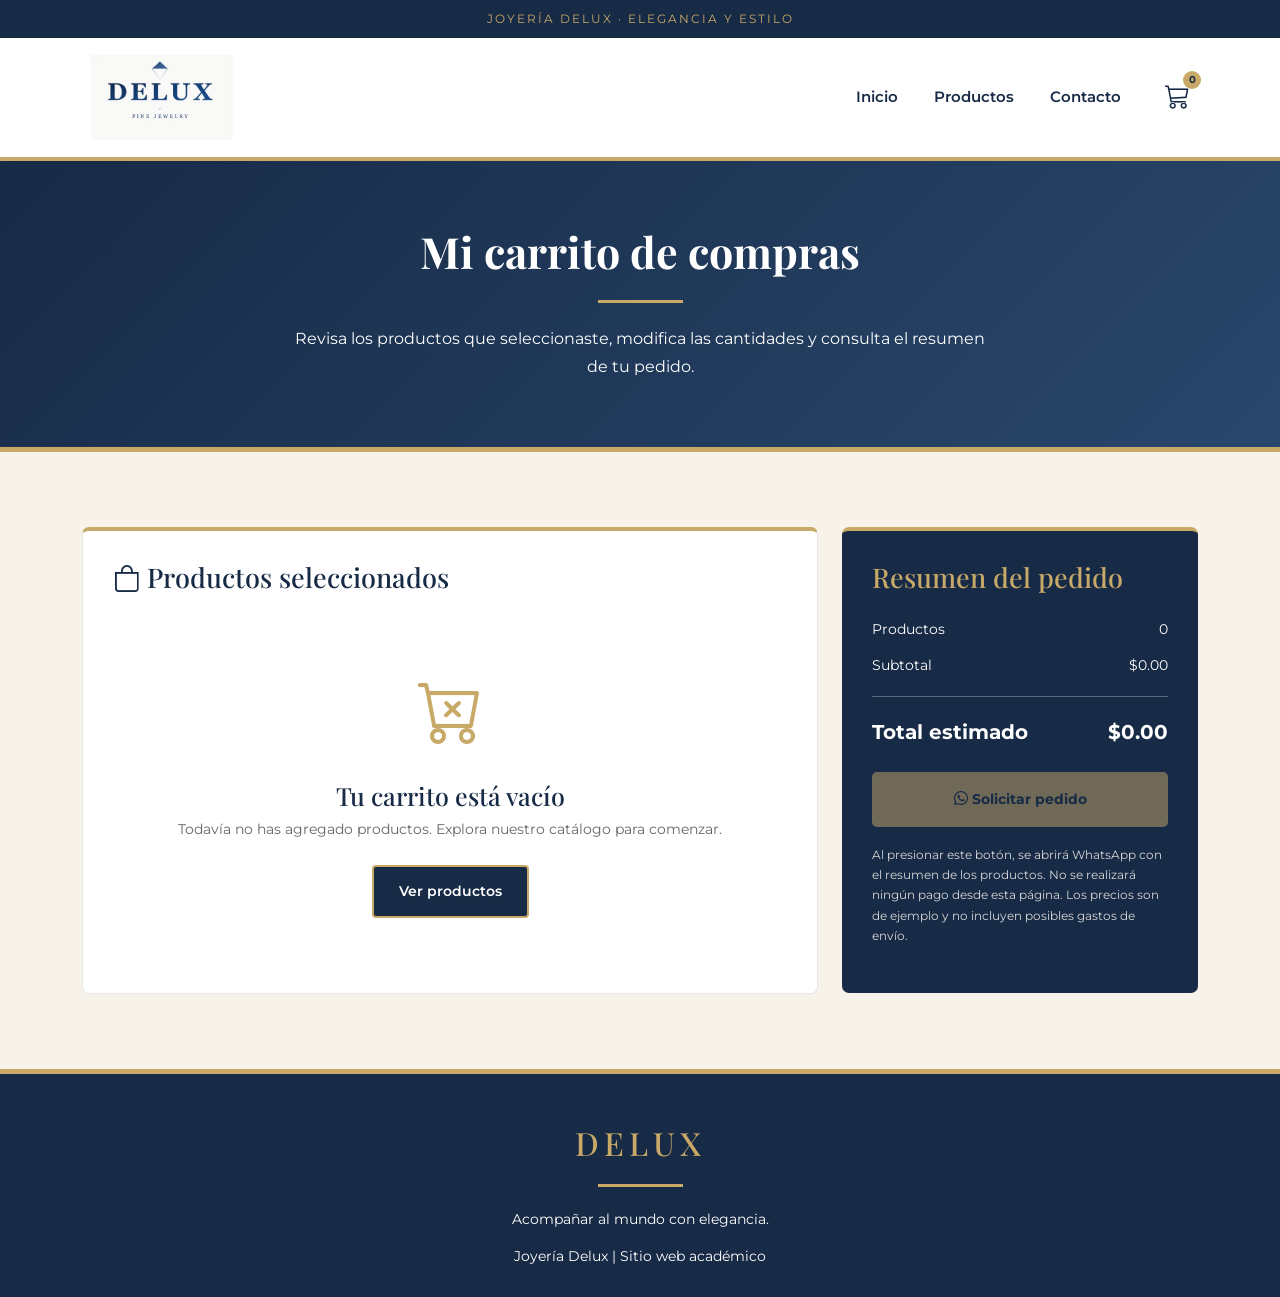
<file: carrito.html>
<!DOCTYPE html>
<html lang="es">

<head>
    <meta charset="UTF-8">
    <meta name="viewport" content="width=device-width, initial-scale=1.0">

    <title>Carrito de compras | Joyería Delux</title>

    <!-- BOOTSTRAP 5 -->
    <link
        href="https://cdn.jsdelivr.net/npm/bootstrap@5.3.3/dist/css/bootstrap.min.css"
        rel="stylesheet"
    >
    <link rel="stylesheet" href="css/styles.css">


    <!-- ICONOS -->
    <link
        href="https://cdn.jsdelivr.net/npm/bootstrap-icons@1.11.3/font/bootstrap-icons.min.css"
        rel="stylesheet"
    >

    <!-- TIPOGRAFÍAS -->
    <link
        href="https://fonts.googleapis.com/css2?family=Montserrat:wght@300;400;500;600;700&family=Playfair+Display:wght@400;600;700&display=swap"
        rel="stylesheet"
    >
</head>

<body data-page="carrito">

    <!-- BARRA SUPERIOR -->
    <div class="barra-superior">
        JOYERÍA DELUX · ELEGANCIA Y ESTILO
    </div>

    <!-- ============================== -->
    <!-- MENÚ DE NAVEGACIÓN             -->
    <!-- ============================== -->

    <header>

        <nav class="navbar navbar-expand-lg">

            <div class="container">

                <!-- LOGOTIPO -->
                <a class="navbar-brand" href="index.html">

                    <img
                        src="img/logo-delux.png"
                        alt="Logotipo de Joyería Delux"
                        class="logo"
                    >

                </a>

                <!-- MENÚ MÓVIL -->
                <button
                    class="navbar-toggler"
                    type="button"
                    data-bs-toggle="collapse"
                    data-bs-target="#menuPrincipal"
                    aria-controls="menuPrincipal"
                    aria-expanded="false"
                    aria-label="Abrir menú"
                >
                    <span class="navbar-toggler-icon"></span>
                </button>

                <!-- ENLACES -->
                <div
                    class="collapse navbar-collapse"
                    id="menuPrincipal"
                >

                    <ul class="navbar-nav ms-auto align-items-lg-center">

                        <li class="nav-item">
                            <a class="nav-link" href="index.html">
                                Inicio
                            </a>
                        </li>

                        <li class="nav-item">
                            <a class="nav-link" href="productos.html">
                                Productos
                            </a>
                        </li>

                        <li class="nav-item">
                            <a class="nav-link" href="contacto.html">
                                Contacto
                            </a>
                        </li>

                        <!-- CARRITO -->
                        <li class="nav-item">

                            <a
                                class="carrito-enlace"
                                href="carrito.html"
                                aria-label="Ver carrito de compras"
                                title="Carrito de compras"
                            >

                                <i
                                    class="bi bi-cart3"
                                    aria-hidden="true"
                                ></i>

                                <span
                                    class="carrito-contador"
                                    id="contadorCarrito"
                                >
                                    0
                                </span>

                            </a>

                        </li>

                    </ul>

                </div>

            </div>

        </nav>

    </header>

    <!-- ============================== -->
    <!-- CONTENIDO PRINCIPAL            -->
    <!-- ============================== -->

    <main>

        <!-- ENCABEZADO -->
        <section class="encabezado-carrito">

            <div class="container">

                <h1>
                    Mi carrito de compras
                </h1>

                <div class="linea-dorada"></div>

                <p>
                    Revisa los productos que seleccionaste,
                    modifica las cantidades y consulta
                    el resumen de tu pedido.
                </p>

            </div>

        </section>

        <!-- CARRITO -->
        <section class="seccion-carrito">

            <div class="container">

                <div class="row g-4">

                    <!-- PRODUCTOS AGREGADOS -->
                    <div class="col-lg-8">

                        <div class="panel-carrito">

                            <h2>
                                <i class="bi bi-bag"></i>
                                Productos seleccionados
                            </h2>

                            <!-- AQUÍ APARECERÁN LOS PRODUCTOS -->
                            <div id="contenedorCarrito"></div>

                            <!-- BOTONES -->
                            <div
                                class="acciones-carrito"
                                id="accionesCarrito"
                            >

                                <a
                                    href="productos.html"
                                    class="btn-delux"
                                >
                                    <i class="bi bi-arrow-left"></i>
                                    Seguir comprando
                                </a>

                                <button
                                    class="btn-vaciar"
                                    id="vaciarCarrito"
                                    type="button"
                                >
                                    <i class="bi bi-trash"></i>
                                    Vaciar carrito
                                </button>

                            </div>

                        </div>

                    </div>

                    <!-- RESUMEN -->
                    <div class="col-lg-4">

                        <aside class="resumen">

                            <h2>
                                Resumen del pedido
                            </h2>

                            <div class="fila-resumen">

                                <span>Productos</span>

                                <span id="cantidadProductos">
                                    0
                                </span>

                            </div>

                            <div class="fila-resumen">

                                <span>Subtotal</span>

                                <span id="subtotalPedido">
                                    $0.00 MXN
                                </span>

                            </div>

                            <div class="fila-resumen total-resumen">

                                <span>Total estimado</span>

                                <span id="totalPedido">
                                    $0.00 MXN
                                </span>

                            </div>

                            <!-- SOLICITAR PEDIDO -->
                            <button
                                class="btn-pedido"
                                id="enviarPedido"
                                type="button"
                                disabled
                            >

                                <i class="bi bi-whatsapp"></i>
                                Solicitar pedido

                            </button>

                            <p class="aviso-pedido">
                                Al presionar este botón,
                                se abrirá WhatsApp con
                                el resumen de los productos.
                                No se realizará ningún pago
                                desde esta página.
                                Los precios son de ejemplo
                                y no incluyen posibles
                                gastos de envío.
                            </p>

                        </aside>

                    </div>

                </div>

            </div>

        </section>

    </main>

    <!-- ============================== -->
    <!-- PIE DE PÁGINA                  -->
    <!-- ============================== -->

    <footer class="footer-delux">

        <div class="container">

            <h2>DELUX</h2>

            <div class="linea-dorada"></div>

            <p>
                Acompañar al mundo con elegancia.
            </p>

            <p class="small mb-0">
                Joyería Delux | Sitio web académico
            </p>

        </div>

    </footer>

    <!-- JAVASCRIPT DE BOOTSTRAP -->
    <script
        src="https://cdn.jsdelivr.net/npm/bootstrap@5.3.3/dist/js/bootstrap.bundle.min.js"
    ></script>

    <!-- ============================== -->
    <!-- JAVASCRIPT DEL CARRITO         -->
    <!-- ============================== -->

    

    <script src="js/script.js"></script>
</body>
</html>
</file>
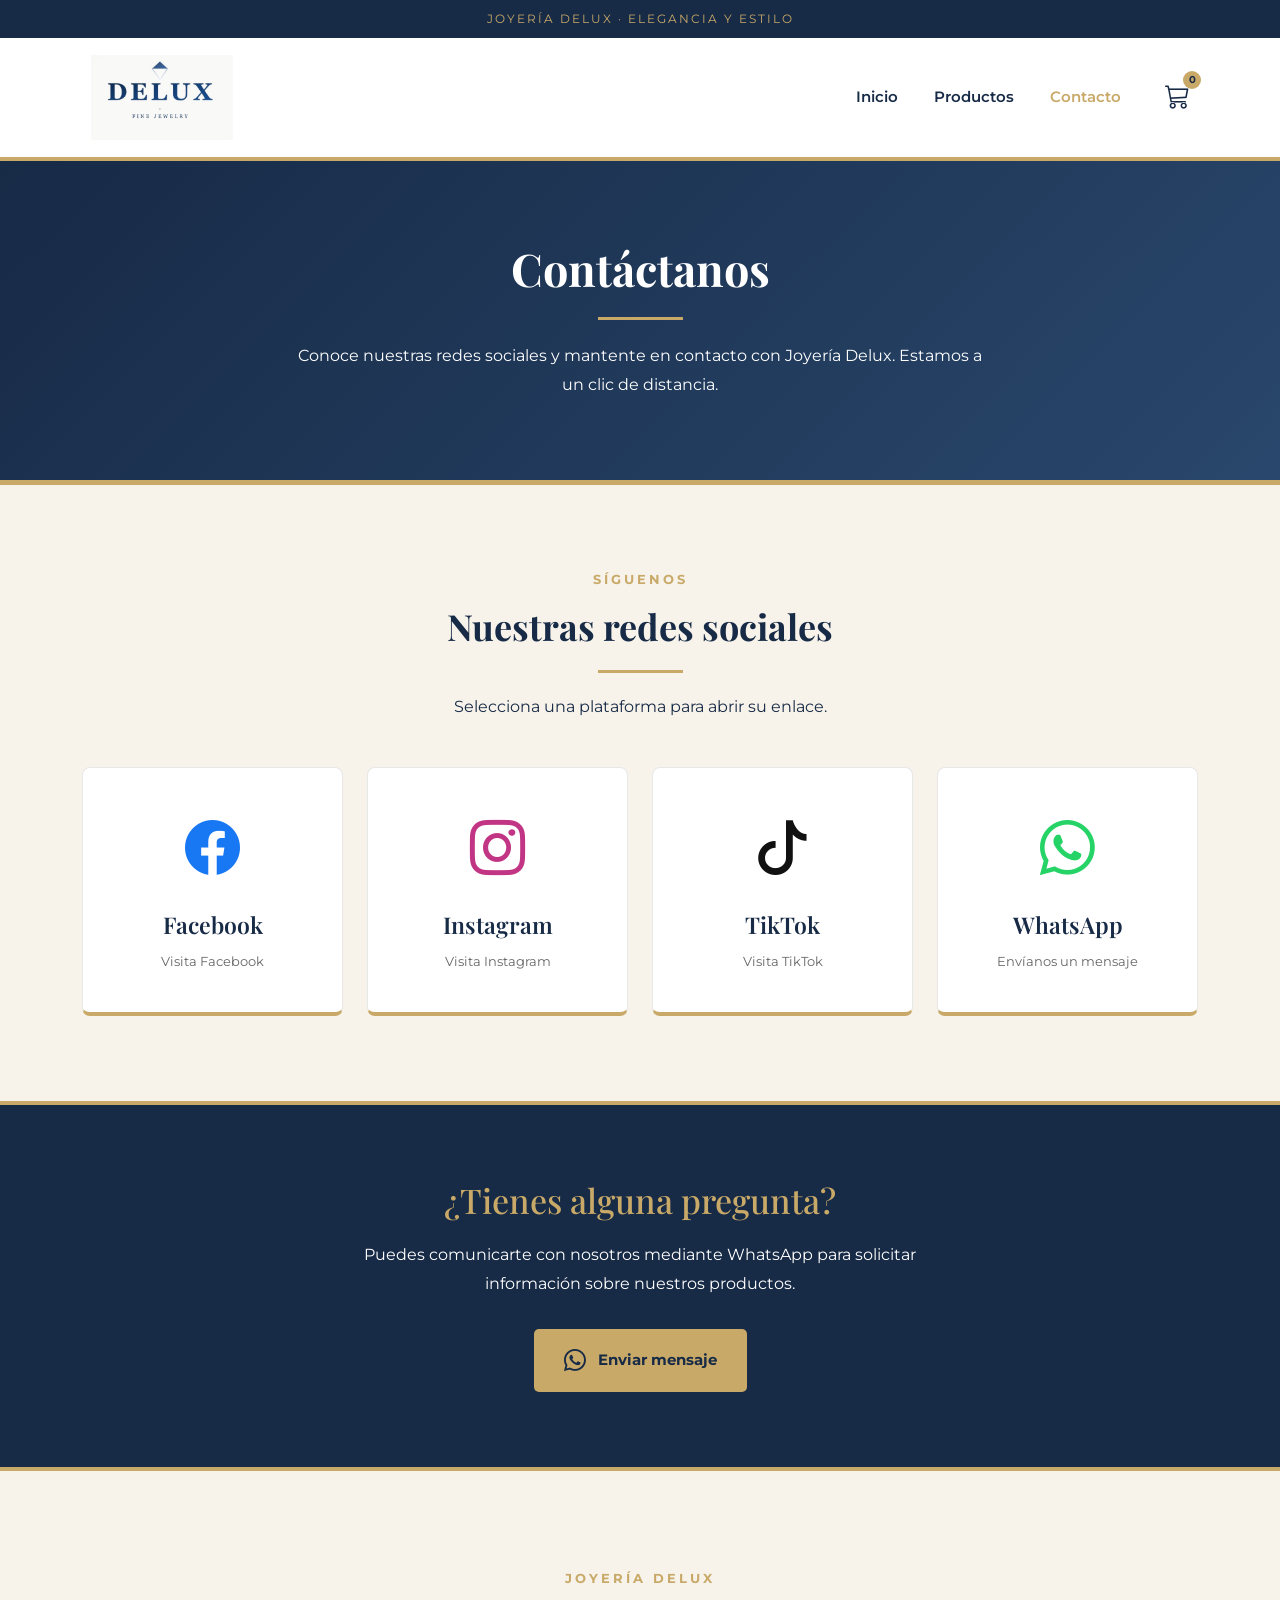
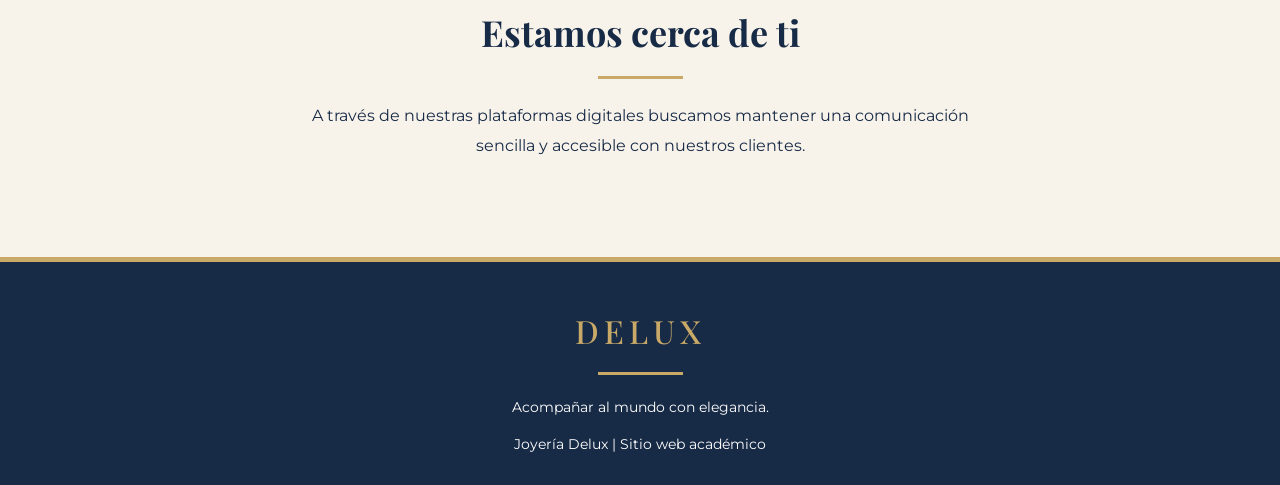
<file: contacto.html>
<!DOCTYPE html>
<html lang="es">

<head>
    <meta charset="UTF-8">
    <meta name="viewport" content="width=device-width, initial-scale=1.0">

    <title>Contacto | Joyería Delux</title>

    <!-- BOOTSTRAP 5 -->
    <link
        href="https://cdn.jsdelivr.net/npm/bootstrap@5.3.3/dist/css/bootstrap.min.css"
        rel="stylesheet"
    >
    <link rel="stylesheet" href="css/styles.css">


    <!-- ICONOS DE BOOTSTRAP -->
    <link
        href="https://cdn.jsdelivr.net/npm/bootstrap-icons@1.11.3/font/bootstrap-icons.min.css"
        rel="stylesheet"
    >

    <!-- TIPOGRAFÍAS -->
    <link
        href="https://fonts.googleapis.com/css2?family=Montserrat:wght@300;400;500;600;700&family=Playfair+Display:wght@400;600;700&display=swap"
        rel="stylesheet"
    >
</head>

<body data-page="contacto">

    <!-- ============================== -->
    <!-- BARRA SUPERIOR                 -->
    <!-- ============================== -->

    <div class="barra-superior">
        JOYERÍA DELUX · ELEGANCIA Y ESTILO
    </div>

    <!-- ============================== -->
    <!-- MENÚ DE NAVEGACIÓN             -->
    <!-- ============================== -->

    <header>

        <nav class="navbar navbar-expand-lg">

            <div class="container">

                <!-- LOGOTIPO -->
                <a class="navbar-brand" href="index.html">

                    <img
                        src="img/logo-delux.png"
                        alt="Logotipo de Joyería Delux"
                        class="logo"
                    >

                </a>

                <!-- MENÚ MÓVIL -->
                <button
                    class="navbar-toggler"
                    type="button"
                    data-bs-toggle="collapse"
                    data-bs-target="#menuPrincipal"
                    aria-controls="menuPrincipal"
                    aria-expanded="false"
                    aria-label="Abrir menú"
                >
                    <span class="navbar-toggler-icon"></span>
                </button>

                <!-- ENLACES -->
                <div
                    class="collapse navbar-collapse"
                    id="menuPrincipal"
                >

                    <ul class="navbar-nav ms-auto align-items-lg-center">

                        <li class="nav-item">

                            <a
                                class="nav-link"
                                href="index.html"
                            >
                                Inicio
                            </a>

                        </li>

                        <li class="nav-item">

                            <a
                                class="nav-link"
                                href="productos.html"
                            >
                                Productos
                            </a>

                        </li>

                        <li class="nav-item">

                            <a
                                class="nav-link active"
                                aria-current="page"
                                href="contacto.html"
                            >
                                Contacto
                            </a>

                        </li>

                        <!-- CARRITO -->
                        <li class="nav-item">

                            <a
                                class="carrito-enlace"
                                href="carrito.html"
                                aria-label="Ver carrito de compras"
                                title="Carrito de compras"
                            >

                                <i
                                    class="bi bi-cart3"
                                    aria-hidden="true"
                                ></i>

                                <span
                                    class="carrito-contador"
                                    id="contadorCarrito"
                                >
                                    0
                                </span>

                            </a>

                        </li>

                    </ul>

                </div>

            </div>

        </nav>

    </header>

    <!-- ============================== -->
    <!-- CONTENIDO PRINCIPAL            -->
    <!-- ============================== -->

    <main>

        <!-- ENCABEZADO -->
        <section class="encabezado-contacto">

            <div class="container">

                <h1>
                    Contáctanos
                </h1>

                <div class="linea-dorada"></div>

                <p>
                    Conoce nuestras redes sociales
                    y mantente en contacto con Joyería Delux.
                    Estamos a un clic de distancia.
                </p>

            </div>

        </section>

        <!-- REDES SOCIALES -->
        <section class="seccion-redes">

            <div class="container">

                <div class="text-center mb-5">

                    <p class="subtitulo">
                        Síguenos
                    </p>

                    <h2 class="titulo-seccion">
                        Nuestras redes sociales
                    </h2>

                    <div class="linea-dorada"></div>

                    <p>
                        Selecciona una plataforma para abrir su enlace.
                    </p>

                </div>

                <div class="row g-4">

                    <!-- FACEBOOK -->
                    <div class="col-6 col-lg-3">

                        <a
                            href="https://www.facebook.com/"
                            target="_blank"
                            rel="noopener noreferrer"
                            class="tarjeta-red facebook"
                            aria-label="Abrir Facebook"
                        >

                            <i
                                class="bi bi-facebook"
                                aria-hidden="true"
                            ></i>

                            <h3>Facebook</h3>

                            <p>
                                Visita Facebook
                            </p>

                        </a>

                    </div>

                    <!-- INSTAGRAM -->
                    <div class="col-6 col-lg-3">

                        <a
                            href="https://www.instagram.com/"
                            target="_blank"
                            rel="noopener noreferrer"
                            class="tarjeta-red instagram"
                            aria-label="Abrir Instagram"
                        >

                            <i
                                class="bi bi-instagram"
                                aria-hidden="true"
                            ></i>

                            <h3>Instagram</h3>

                            <p>
                                Visita Instagram
                            </p>

                        </a>

                    </div>

                    <!-- TIKTOK -->
                    <div class="col-6 col-lg-3">

                        <a
                            href="https://www.tiktok.com/"
                            target="_blank"
                            rel="noopener noreferrer"
                            class="tarjeta-red tiktok"
                            aria-label="Abrir TikTok"
                        >

                            <i
                                class="bi bi-tiktok"
                                aria-hidden="true"
                            ></i>

                            <h3>TikTok</h3>

                            <p>
                                Visita TikTok
                            </p>

                        </a>

                    </div>

                    <!-- WHATSAPP -->
                    <div class="col-6 col-lg-3">

                        <a
                            href="https://wa.me/56167989855"
                            target="_blank"
                            rel="noopener noreferrer"
                            class="tarjeta-red whatsapp"
                            aria-label="Abrir WhatsApp"
                        >

                            <i
                                class="bi bi-whatsapp"
                                aria-hidden="true"
                            ></i>

                            <h3>WhatsApp</h3>

                            <p>
                                Envíanos un mensaje
                            </p>

                        </a>

                    </div>

                </div>

            </div>

        </section>

        <!-- CONTACTO POR WHATSAPP -->
        <section class="seccion-whatsapp">

            <div class="container">

                <h2>
                    ¿Tienes alguna pregunta?
                </h2>

                <p>
                    Puedes comunicarte con nosotros
                    mediante WhatsApp para solicitar
                    información sobre nuestros productos.
                </p>

                <a
                    href="https://wa.me/56167989855?text=Hola%2C%20quiero%20informaci%C3%B3n%20sobre%20los%20productos%20de%20Joyer%C3%ADa%20Delux."
                    target="_blank"
                    rel="noopener noreferrer"
                    class="btn-whatsapp"
                >

                    <i
                        class="bi bi-whatsapp"
                        aria-hidden="true"
                    ></i>

                    Enviar mensaje

                </a>

            </div>

        </section>

        <!-- MENSAJE FINAL -->
        <section class="mensaje-final">

            <div class="container">

                <p class="subtitulo">
                    Joyería Delux
                </p>

                <h2 class="titulo-seccion">
                    Estamos cerca de ti
                </h2>

                <div class="linea-dorada"></div>

                <p>
                    A través de nuestras plataformas digitales
                    buscamos mantener una comunicación sencilla
                    y accesible con nuestros clientes.
                </p>

            </div>

        </section>

    </main>

    <!-- ============================== -->
    <!-- PIE DE PÁGINA                  -->
    <!-- ============================== -->

    <footer class="footer-delux">

        <div class="container">

            <h2>DELUX</h2>

            <div class="linea-dorada"></div>

            <p>
                Acompañar al mundo con elegancia.
            </p>

            <p class="small mb-0">
                Joyería Delux | Sitio web académico
            </p>

        </div>

    </footer>

    <!-- ============================== -->
    <!-- JAVASCRIPT DE BOOTSTRAP        -->
    <!-- ============================== -->

    <script
        src="https://cdn.jsdelivr.net/npm/bootstrap@5.3.3/dist/js/bootstrap.bundle.min.js"
    ></script>

    <!-- ============================== -->
    <!-- CONTADOR DEL CARRITO           -->
    <!-- ============================== -->

    

    <script src="js/script.js"></script>
</body>

</html>
</file>
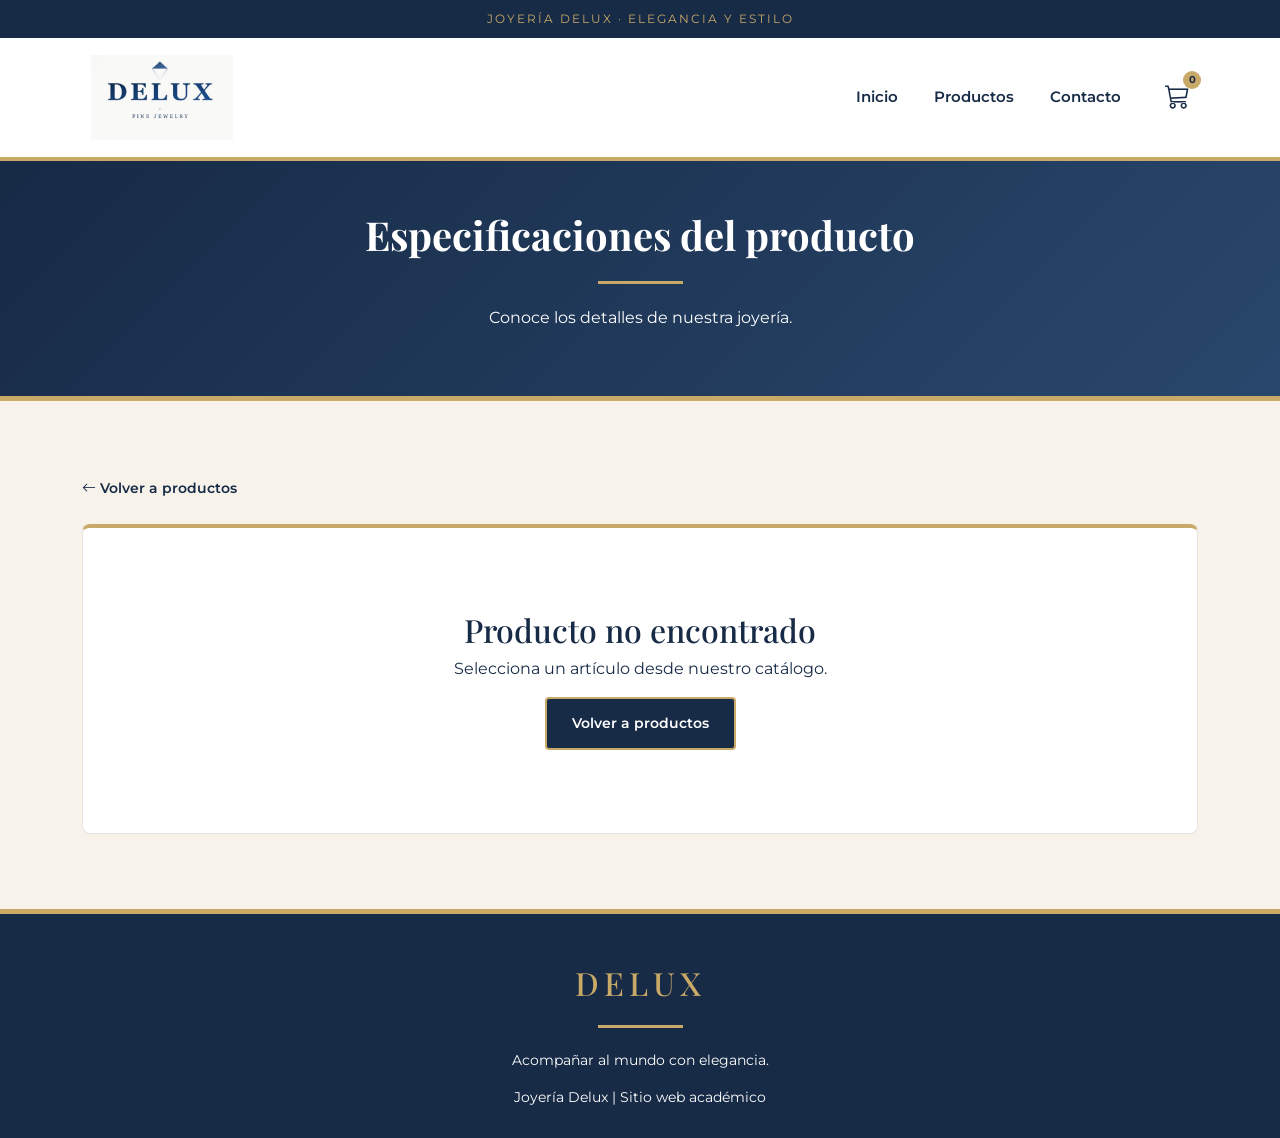
<file: especificaciones.html>
<!DOCTYPE html>
<html lang="es">

<head>
    <meta charset="UTF-8">
    <meta name="viewport" content="width=device-width, initial-scale=1.0">

    <title>Especificaciones | Joyería Delux</title>

    <!-- BOOTSTRAP 5 -->
    <link
        href="https://cdn.jsdelivr.net/npm/bootstrap@5.3.3/dist/css/bootstrap.min.css"
        rel="stylesheet"
    >
    <link rel="stylesheet" href="css/styles.css">


    <!-- ICONOS -->
    <link
        href="https://cdn.jsdelivr.net/npm/bootstrap-icons@1.11.3/font/bootstrap-icons.min.css"
        rel="stylesheet"
    >

    <!-- TIPOGRAFÍAS -->
    <link
        href="https://fonts.googleapis.com/css2?family=Montserrat:wght@300;400;500;600;700&family=Playfair+Display:wght@400;600;700&display=swap"
        rel="stylesheet"
    >
</head>

<body data-page="especificaciones">

    <!-- BARRA SUPERIOR -->
    <div class="barra-superior">
        JOYERÍA DELUX · ELEGANCIA Y ESTILO
    </div>

    <!-- MENÚ -->
    <header>

        <nav class="navbar navbar-expand-lg">

            <div class="container">

                <a class="navbar-brand" href="index.html">

                    <img
                        src="img/logo-delux.png"
                        alt="Logotipo de Joyería Delux"
                        class="logo"
                    >

                </a>

                <button
                    class="navbar-toggler"
                    type="button"
                    data-bs-toggle="collapse"
                    data-bs-target="#menuPrincipal"
                    aria-controls="menuPrincipal"
                    aria-expanded="false"
                    aria-label="Abrir menú"
                >
                    <span class="navbar-toggler-icon"></span>
                </button>

                <div
                    class="collapse navbar-collapse"
                    id="menuPrincipal"
                >

                    <ul class="navbar-nav ms-auto align-items-lg-center">

                        <li class="nav-item">
                            <a class="nav-link" href="index.html">
                                Inicio
                            </a>
                        </li>

                        <li class="nav-item">
                            <a class="nav-link" href="productos.html">
                                Productos
                            </a>
                        </li>

                        <li class="nav-item">
                            <a class="nav-link" href="contacto.html">
                                Contacto
                            </a>
                        </li>

                        <li class="nav-item">

                            <a
                                class="carrito-enlace"
                                href="carrito.html"
                                aria-label="Ver carrito"
                            >

                                <i
                                    class="bi bi-cart3"
                                    aria-hidden="true"
                                ></i>

                                <span
                                    class="carrito-contador"
                                    id="contadorCarrito"
                                >
                                    0
                                </span>

                            </a>

                        </li>

                    </ul>

                </div>

            </div>

        </nav>

    </header>

    <main>

        <!-- ENCABEZADO -->
        <section class="encabezado">

            <div class="container">

                <h1>Especificaciones del producto</h1>

                <div class="linea-dorada"></div>

                <p>
                    Conoce los detalles de nuestra joyería.
                </p>

            </div>

        </section>

        <!-- INFORMACIÓN DEL PRODUCTO -->
        <section class="seccion-especificaciones">

            <div class="container">

                <a
                    href="productos.html"
                    class="volver-productos"
                >
                    <i class="bi bi-arrow-left"></i>
                    Volver a productos
                </a>

                <div class="panel-producto">

                    <div class="row g-5 align-items-start">

                        <!-- IMAGEN -->
                        <div class="col-lg-6">

                            <img
                                id="imagenProducto"
                                class="imagen-producto"
                                src=""
                                alt="Fotografía del producto"
                            >

                        </div>

                        <!-- INFORMACIÓN -->
                        <div class="col-lg-6">

                            <p
                                class="categoria"
                                id="categoriaProducto"
                            ></p>

                            <h2
                                class="nombre-producto"
                                id="nombreProducto"
                            ></h2>

                            <p
                                class="precio"
                                id="precioProducto"
                            ></p>

                            <p
                                class="descripcion"
                                id="descripcionProducto"
                            ></p>

                            <!-- CARACTERÍSTICAS -->
                            <h3 class="titulo-detalles">
                                Características
                            </h3>

                            <table class="tabla-detalles">

                                <tbody>

                                    <tr>
                                        <th>Material</th>
                                        <td id="materialProducto"></td>
                                    </tr>

                                    <tr>
                                        <th>Color</th>
                                        <td id="colorProducto"></td>
                                    </tr>

                                    <tr>
                                        <th>Medidas</th>
                                        <td id="medidasProducto"></td>
                                    </tr>

                                    <tr>
                                        <th>Disponibilidad</th>
                                        <td id="disponibilidadProducto"></td>
                                    </tr>

                                </tbody>

                            </table>

                            <!-- CANTIDAD -->
                            <div class="selector-cantidad">

                                <label for="cantidadProducto">
                                    Cantidad:
                                </label>

                                <div class="control-cantidad">

                                    <button
                                        type="button"
                                        id="disminuirCantidad"
                                        aria-label="Disminuir cantidad"
                                    >
                                        −
                                    </button>

                                    <input
                                        type="number"
                                        id="cantidadProducto"
                                        value="1"
                                        min="1"
                                        max="99"
                                        readonly
                                    >

                                    <button
                                        type="button"
                                        id="aumentarCantidad"
                                        aria-label="Aumentar cantidad"
                                    >
                                        +
                                    </button>

                                </div>

                            </div>

                            <!-- BOTONES -->
                            <div class="botones-compra">

                                <button
                                    type="button"
                                    class="btn-delux"
                                    id="agregarCarrito"
                                >
                                    <i class="bi bi-cart-plus"></i>
                                    Agregar al carrito
                                </button>

                                <a
                                    href="carrito.html"
                                    class="btn-delux"
                                >
                                    <i class="bi bi-bag-check"></i>
                                    Ver carrito
                                </a>

                            </div>

                            <p
                                class="mensaje-agregado"
                                id="mensajeAgregado"
                                role="status"
                            >
                                <i class="bi bi-check-circle"></i>
                                Producto agregado correctamente.
                            </p>

                        </div>

                    </div>

                </div>

            </div>

        </section>

    </main>

    <!-- PIE DE PÁGINA -->
    <footer class="footer-delux">

        <div class="container">

            <h2>DELUX</h2>

            <div class="linea-dorada"></div>

            <p>
                Acompañar al mundo con elegancia.
            </p>

            <p class="small mb-0">
                Joyería Delux | Sitio web académico
            </p>

        </div>

    </footer>

    <!-- BOOTSTRAP JAVASCRIPT -->
    <script
        src="https://cdn.jsdelivr.net/npm/bootstrap@5.3.3/dist/js/bootstrap.bundle.min.js"
    ></script>

    <!-- JAVASCRIPT DE ESPECIFICACIONES -->
    

    <script src="js/script.js"></script>
</body>
</html>
</file>
<file: css/styles.css>
/* Joyería Delux: estilos personalizados extraídos de las páginas originales. */

/* ===== Estilos extraídos de index.html ===== */

        :root {
            --azul: #172A46;
            --azul-claro: #29476C;
            --dorado: #C8A968;
            --crema: #F7F3EA;
            --blanco: #FFFFFF;
        }

        * {
            box-sizing: border-box;
        }

        html {
            scroll-behavior: smooth;
        }

        body {
            margin: 0;
            font-family: 'Montserrat', sans-serif;
            background-color: var(--crema);
            color: var(--azul);
        }

        h1, h2, h3 {
            font-family: 'Playfair Display', serif;
        }

        /* BARRA SUPERIOR */
        .barra-superior {
            background-color: var(--azul);
            color: var(--dorado);
            padding: 10px 15px;
            text-align: center;
            font-size: 12px;
            letter-spacing: 2px;
        }

        /* NAVEGACIÓN */
        .navbar {
            background-color: white;
            border-bottom: 4px solid var(--dorado);
            padding: 12px 0;
        }

        .logo {
            width: 160px;
            max-height: 85px;
            object-fit: contain;
        }

        .nav-link {
            color: var(--azul);
            font-size: 15px;
            font-weight: 600;
            margin-left: 20px;
        }

        .nav-link:hover,
        .nav-link.active {
            color: var(--dorado) !important;
        }

        .carrito-enlace {
            position: relative;
            display: inline-flex;
            align-items: center;
            justify-content: center;
            color: var(--azul);
            text-decoration: none;
            font-size: 25px;
            margin-left: 28px;
            padding: 8px;
        }

        .carrito-enlace:hover {
            color: var(--dorado);
        }

        .carrito-contador {
            position: absolute;
            top: 0;
            right: -3px;
            background-color: var(--dorado);
            color: var(--azul);
            font-size: 10px;
            font-weight: 700;
            min-width: 18px;
            height: 18px;
            padding: 2px 4px;
            border-radius: 50%;
            display: flex;
            align-items: center;
            justify-content: center;
        }

        /* CARRUSEL */
        .seccion-banners {
            background-color: var(--azul);
            border-bottom: 5px solid var(--dorado);
        }

        .carousel-inner {
            background-color: var(--azul);
        }

        .banner {
            width: 100%;
            aspect-ratio: 1600 / 533;
            object-fit: cover;
            display: block;
        }

        .carousel-control-prev,
        .carousel-control-next {
            width: 8%;
        }

        .carousel-indicators [data-bs-target] {
            background-color: var(--dorado);
            height: 4px;
        }

        /* BIENVENIDA */
        .bienvenida {
            padding: 85px 20px;
            text-align: center;
        }

        .subtitulo {
            color: var(--dorado);
            font-size: 13px;
            font-weight: 700;
            letter-spacing: 3px;
            text-transform: uppercase;
        }

        .bienvenida h1 {
            font-size: 43px;
            font-weight: 700;
            margin: 20px 0;
        }

        .linea-dorada {
            width: 85px;
            height: 3px;
            background-color: var(--dorado);
            margin: 25px auto;
        }

        .bienvenida .frase {
            font-size: 21px;
            font-weight: 500;
        }

        .bienvenida .descripcion {
            max-width: 780px;
            margin: 20px auto 30px;
            font-size: 15px;
            line-height: 1.9;
        }

        /* BOTONES */
        .btn-delux {
            display: inline-block;
            background-color: var(--azul);
            color: white;
            border: 2px solid var(--dorado);
            padding: 13px 35px;
            text-decoration: none;
            font-size: 14px;
            font-weight: 600;
            transition: 0.3s;
        }

        .btn-delux:hover {
            background-color: var(--dorado);
            color: var(--azul);
        }

        /* FRANJA AZUL */
        .franja-azul {
            background-color: var(--azul);
            color: white;
            padding: 45px 20px;
            text-align: center;
            border-top: 3px solid var(--dorado);
            border-bottom: 3px solid var(--dorado);
        }

        .franja-azul h2 {
            color: var(--dorado);
            font-size: 29px;
            margin-bottom: 15px;
        }

        .franja-azul p {
            font-size: 14px;
            margin-bottom: 0;
        }

        /* PRODUCTOS DESTACADOS */
        .productos {
            background-color: white;
            padding: 85px 0;
        }

        .titulo-seccion {
            font-size: 36px;
            font-weight: 700;
        }

        .producto-card {
            display: block;
            background-color: white;
            border: 1px solid #e5e5e5;
            border-bottom: 4px solid var(--dorado);
            border-radius: 5px;
            overflow: hidden;
            height: 100%;
            cursor: pointer;
            text-decoration: none;
            color: var(--azul);
            transition: transform 0.3s, box-shadow 0.3s;
        }

        .producto-card:hover {
            transform: translateY(-6px);
            box-shadow: 0 12px 25px rgba(23,42,70,0.15);
            color: var(--azul);
        }

        .producto-card img {
            width: 100%;
            height: 280px;
            object-fit: cover;
            transition: transform 0.3s;
        }

        .producto-card:hover img {
            transform: scale(1.03);
        }

        .producto-card .card-body {
            padding: 22px 15px;
            text-align: center;
        }

        .producto-card h3 {
            font-size: 20px;
            font-weight: 600;
        }

        .producto-card p {
            color: #777;
            font-size: 13px;
        }

        /* CATEGORÍAS */
        .categorias {
            padding: 85px 0;
        }

        .categoria {
            display: block;
            background-color: var(--azul);
            color: white;
            border-top: 4px solid var(--dorado);
            padding: 35px 15px;
            text-align: center;
            height: 100%;
            border-radius: 5px;
            text-decoration: none;
            transition: 0.3s;
        }

        .categoria:hover {
            background-color: var(--azul-claro);
            transform: translateY(-5px);
        }

        .categoria h3 {
            font-size: 20px;
            color: var(--dorado);
            margin-bottom: 0;
        }

        /* PIE DE PÁGINA */
        .footer-delux {
            background-color: var(--azul);
            color: white;
            text-align: center;
            border-top: 5px solid var(--dorado);
            padding: 50px 20px 30px;
        }

        .footer-delux h2 {
            color: var(--dorado);
            font-size: 32px;
            letter-spacing: 5px;
        }

        .footer-delux p {
            font-size: 14px;
        }

        /* RESPONSIVE */
        @media (max-width: 991px) {
            .nav-link {
                margin-left: 0;
                padding: 12px 0;
            }

            .carrito-enlace {
                margin-left: 0;
                margin-top: 10px;
            }

            .bienvenida h1 {
                font-size: 34px;
            }
        }

        @media (max-width: 576px) {
            .logo {
                width: 125px;
            }

            .barra-superior {
                font-size: 10px;
            }

            .bienvenida {
                padding: 55px 15px;
            }

            .bienvenida h1 {
                font-size: 28px;
            }

            .bienvenida .frase {
                font-size: 17px;
            }

            .titulo-seccion {
                font-size: 27px;
            }

            .producto-card img {
                height: 170px;
            }

            .producto-card h3 {
                font-size: 17px;
            }

            .productos,
            .categorias {
                padding: 55px 0;
            }

            .franja-azul h2 {
                font-size: 24px;
            }

            .categoria h3 {
                font-size: 17px;
            }
        }
    

/* ===== Estilos extraídos de productos.html ===== */


        /* COLORES PRINCIPALES */

        :root {
            --azul: #172A46;
            --azul-claro: #29476C;
            --dorado: #C8A968;
            --crema: #F7F3EA;
            --blanco: #FFFFFF;
        }

        * {
            box-sizing: border-box;
        }

        body {
            margin: 0;
            font-family: 'Montserrat', sans-serif;
            background-color: var(--crema);
            color: var(--azul);
        }

        h1, h2, h3 {
            font-family: 'Playfair Display', serif;
        }

        /* BARRA SUPERIOR */

        .barra-superior {
            background-color: var(--azul);
            color: var(--dorado);
            text-align: center;
            padding: 10px 15px;
            font-size: 12px;
            letter-spacing: 2px;
        }

        /* NAVEGACIÓN */

        .navbar {
            background-color: white;
            border-bottom: 4px solid var(--dorado);
            padding: 12px 0;
        }

        .logo {
            width: 160px;
            max-height: 85px;
            object-fit: contain;
        }

        .nav-link {
            color: var(--azul);
            font-size: 15px;
            font-weight: 600;
            margin-left: 20px;
            transition: color 0.3s;
        }

        .nav-link:hover,
        .nav-link.active {
            color: var(--dorado) !important;
        }

        /* CARRITO EN MENÚ */

        .carrito-enlace {
            position: relative;
            display: inline-flex;
            align-items: center;
            justify-content: center;
            color: var(--azul);
            text-decoration: none;
            font-size: 25px;
            margin-left: 28px;
            padding: 8px;
        }

        .carrito-enlace:hover {
            color: var(--dorado);
        }

        .carrito-contador {
            position: absolute;
            top: 0;
            right: -3px;
            background-color: var(--dorado);
            color: var(--azul);
            font-size: 10px;
            font-weight: 700;
            min-width: 18px;
            height: 18px;
            padding: 2px 4px;
            border-radius: 50%;
            display: flex;
            align-items: center;
            justify-content: center;
        }

        /* ENCABEZADO */

        .encabezado-productos {
            background: linear-gradient(
                135deg,
                var(--azul),
                var(--azul-claro)
            );
            color: white;
            text-align: center;
            padding: 70px 20px;
            border-bottom: 5px solid var(--dorado);
        }

        .encabezado-productos h1 {
            font-size: 45px;
            font-weight: 700;
            margin-bottom: 15px;
        }

        .encabezado-productos p {
            max-width: 700px;
            margin: auto;
            font-size: 15px;
            line-height: 1.8;
        }

        .linea-dorada {
            width: 85px;
            height: 3px;
            background-color: var(--dorado);
            margin: 25px auto;
        }

        /* CATÁLOGO */

        .seccion-productos {
            padding: 75px 0;
        }

        .titulo-seccion {
            font-size: 36px;
            font-weight: 700;
        }

        .subtitulo {
            color: var(--dorado);
            font-size: 13px;
            font-weight: 700;
            letter-spacing: 3px;
            text-transform: uppercase;
        }

        /* BUSCADOR */

        .buscador {
            max-width: 550px;
            margin: 35px auto;
        }

        .buscador input {
            width: 100%;
            border: 1px solid #d7d7d7;
            border-radius: 5px;
            padding: 14px 20px;
            font-size: 14px;
            outline: none;
        }

        .buscador input:focus {
            border-color: var(--dorado);
            box-shadow: 0 0 0 3px rgba(200,169,104,0.2);
        }

        /* FILTROS */

        .filtros {
            display: flex;
            justify-content: center;
            flex-wrap: wrap;
            gap: 10px;
            margin-bottom: 40px;
        }

        .btn-filtro {
            border: 1px solid var(--dorado);
            background-color: white;
            color: var(--azul);
            padding: 10px 18px;
            font-size: 13px;
            font-weight: 600;
            border-radius: 4px;
            transition: 0.3s;
        }

        .btn-filtro:hover,
        .btn-filtro.activo {
            background-color: var(--azul);
            color: white;
        }

        /* TARJETAS DE PRODUCTOS */

        .producto {
            background-color: white;
            border-radius: 5px;
            overflow: hidden;
            border-bottom: 4px solid var(--dorado);
            height: 100%;
            box-shadow: 0 3px 10px rgba(0,0,0,0.05);
            transition: transform 0.3s, box-shadow 0.3s;
        }

        .producto:hover {
            transform: translateY(-5px);
            box-shadow: 0 10px 22px rgba(23,42,70,0.14);
        }

        /* IMÁGENES CLICABLES */

        .enlace-imagen {
            display: block;
            overflow: hidden;
            cursor: pointer;
        }

        .imagen-producto {
            width: 100%;
            height: 250px;
            object-fit: cover;
            display: block;
            transition: transform 0.3s ease;
        }

        .enlace-imagen:hover .imagen-producto {
            transform: scale(1.06);
        }

        .enlace-imagen:focus-visible {
            outline: 3px solid var(--dorado);
            outline-offset: -3px;
        }

        .contenido-producto {
            padding: 22px 18px 25px;
            text-align: center;
        }

        .categoria-producto {
            color: #999;
            font-size: 11px;
            letter-spacing: 2px;
            text-transform: uppercase;
            margin-bottom: 8px;
        }

        .nombre-producto {
            font-size: 21px;
            font-weight: 600;
            margin-bottom: 10px;
        }

        .nombre-producto a {
            color: var(--azul);
            text-decoration: none;
        }

        .nombre-producto a:hover {
            color: #a88b4d;
        }

        .precio-producto {
            font-size: 19px;
            font-weight: 700;
            margin-bottom: 23px;
        }

        /* BOTÓN CARRITO */

        .btn-carrito {
            width: 100%;
            border: 2px solid var(--dorado);
            background-color: var(--azul);
            color: white;
            padding: 12px 10px;
            font-size: 13px;
            font-weight: 700;
            border-radius: 4px;
            transition: 0.3s;
        }

        .btn-carrito:hover {
            background-color: var(--dorado);
            color: var(--azul);
        }

        /* SIN RESULTADOS */

        .sin-resultados {
            display: none;
            text-align: center;
            padding: 40px 20px;
            font-size: 15px;
            color: #777;
        }

        /* PIE DE PÁGINA */

        .footer-delux {
            background-color: var(--azul);
            color: white;
            text-align: center;
            border-top: 5px solid var(--dorado);
            padding: 50px 20px 30px;
        }

        .footer-delux h2 {
            color: var(--dorado);
            font-size: 32px;
            letter-spacing: 5px;
        }

        .footer-delux p {
            font-size: 14px;
        }

        /* RESPONSIVE */

        @media (max-width: 991px) {

            .nav-link {
                margin-left: 0;
                padding: 12px 0;
            }

            .carrito-enlace {
                margin-left: 0;
                margin-top: 10px;
            }

        }

        @media (max-width: 576px) {

            .logo {
                width: 125px;
            }

            .encabezado-productos {
                padding: 55px 15px;
            }

            .encabezado-productos h1 {
                font-size: 31px;
            }

            .titulo-seccion {
                font-size: 28px;
            }

            .seccion-productos {
                padding: 50px 0;
            }

            .imagen-producto {
                height: 175px;
            }

            .contenido-producto {
                padding: 18px 12px;
            }

            .nombre-producto {
                font-size: 17px;
            }

            .precio-producto {
                font-size: 16px;
            }

            .btn-carrito {
                font-size: 11px;
                padding: 12px 6px;
            }

        }

    

/* ===== Estilos extraídos de carrito.html ===== */


        /* ============================== */
        /* COLORES PRINCIPALES            */
        /* ============================== */

        :root {
            --azul: #172A46;
            --azul-claro: #29476C;
            --dorado: #C8A968;
            --crema: #F7F3EA;
            --blanco: #FFFFFF;
        }

        * {
            box-sizing: border-box;
        }

        body {
            margin: 0;
            font-family: 'Montserrat', sans-serif;
            background-color: var(--crema);
            color: var(--azul);
        }

        h1, h2, h3 {
            font-family: 'Playfair Display', serif;
        }

        /* ============================== */
        /* BARRA SUPERIOR                 */
        /* ============================== */

        .barra-superior {
            background-color: var(--azul);
            color: var(--dorado);
            text-align: center;
            padding: 10px 15px;
            font-size: 12px;
            letter-spacing: 2px;
        }

        /* ============================== */
        /* MENÚ DE NAVEGACIÓN             */
        /* ============================== */

        .navbar {
            background-color: var(--blanco);
            border-bottom: 4px solid var(--dorado);
            padding: 12px 0;
        }

        .logo {
            width: 160px;
            max-height: 85px;
            object-fit: contain;
        }

        .nav-link {
            color: var(--azul);
            font-size: 15px;
            font-weight: 600;
            margin-left: 20px;
            transition: color 0.3s;
        }

        .nav-link:hover,
        .nav-link.active {
            color: var(--dorado) !important;
        }

        /* CARRITO EN MENÚ */

        .carrito-enlace {
            position: relative;
            display: inline-flex;
            align-items: center;
            justify-content: center;
            color: var(--azul);
            text-decoration: none;
            font-size: 25px;
            margin-left: 28px;
            padding: 8px;
        }

        .carrito-enlace:hover {
            color: var(--dorado);
        }

        .carrito-contador {
            position: absolute;
            top: 0;
            right: -3px;
            background-color: var(--dorado);
            color: var(--azul);
            font-size: 10px;
            font-weight: 700;
            min-width: 18px;
            height: 18px;
            padding: 2px 4px;
            border-radius: 50%;
            display: flex;
            align-items: center;
            justify-content: center;
        }

        /* ============================== */
        /* ENCABEZADO                     */
        /* ============================== */

        .encabezado-carrito {
            background: linear-gradient(
                135deg,
                var(--azul),
                var(--azul-claro)
            );
            color: white;
            text-align: center;
            padding: 65px 20px;
            border-bottom: 5px solid var(--dorado);
        }

        .encabezado-carrito h1 {
            font-size: 43px;
            font-weight: 700;
        }

        .encabezado-carrito p {
            margin: 15px auto 0;
            max-width: 700px;
            line-height: 1.8;
        }

        .linea-dorada {
            width: 85px;
            height: 3px;
            background-color: var(--dorado);
            margin: 25px auto;
        }

        /* ============================== */
        /* CONTENIDO DEL CARRITO          */
        /* ============================== */

        .seccion-carrito {
            padding: 75px 0;
            min-height: 400px;
        }

        .panel-carrito {
            background-color: white;
            border: 1px solid #e7e7e7;
            border-top: 4px solid var(--dorado);
            border-radius: 7px;
            padding: 30px;
            height: 100%;
        }

        .panel-carrito h2 {
            font-size: 27px;
            margin-bottom: 25px;
        }

        /* PRODUCTOS */

        .producto-carrito {
            display: flex;
            align-items: center;
            gap: 18px;
            padding: 22px 0;
            border-bottom: 1px solid #e7e7e7;
        }

        .imagen-producto {
            width: 85px;
            height: 85px;
            flex-shrink: 0;
            border-radius: 5px;
            object-fit: cover;
            background-color: var(--crema);
        }

        .imagen-generica {
            display: flex;
            align-items: center;
            justify-content: center;
            font-size: 34px;
            color: var(--dorado);
        }

        .info-producto {
            flex: 1;
            min-width: 0;
        }

        .info-producto h3 {
            font-size: 19px;
            margin-bottom: 8px;
        }

        .precio-unitario {
            font-size: 13px;
            color: #666;
            margin-bottom: 10px;
        }

        .subtotal-producto {
            font-size: 16px;
            font-weight: 700;
            white-space: nowrap;
        }

        /* CONTROLES DE CANTIDAD */

        .control-cantidad {
            display: inline-flex;
            align-items: center;
            border: 1px solid #ddd;
            border-radius: 5px;
            overflow: hidden;
        }

        .control-cantidad button {
            background-color: var(--crema);
            border: none;
            width: 32px;
            height: 32px;
            color: var(--azul);
            font-weight: 700;
        }

        .control-cantidad button:hover {
            background-color: var(--dorado);
        }

        .control-cantidad span {
            display: inline-block;
            min-width: 38px;
            text-align: center;
            font-size: 14px;
            font-weight: 600;
        }

        .btn-eliminar {
            border: none;
            background: transparent;
            color: #a03b3b;
            padding: 6px;
            font-size: 18px;
        }

        .btn-eliminar:hover {
            color: #d00000;
        }

        /* ============================== */
        /* RESUMEN DEL PEDIDO             */
        /* ============================== */

        .resumen {
            background-color: var(--azul);
            color: white;
            padding: 30px;
            border-top: 4px solid var(--dorado);
            border-radius: 7px;
        }

        .resumen h2 {
            color: var(--dorado);
            font-size: 27px;
            margin-bottom: 25px;
        }

        .fila-resumen {
            display: flex;
            justify-content: space-between;
            gap: 15px;
            margin-bottom: 15px;
            font-size: 14px;
        }

        .total-resumen {
            border-top: 1px solid rgba(255,255,255,0.3);
            padding-top: 20px;
            margin-top: 20px;
            font-size: 20px;
            font-weight: 700;
        }

        .btn-pedido {
            display: block;
            width: 100%;
            border: 2px solid var(--dorado);
            border-radius: 5px;
            background-color: var(--dorado);
            color: var(--azul);
            padding: 15px 12px;
            font-weight: 700;
            font-size: 14px;
            text-align: center;
            text-decoration: none;
            margin-top: 25px;
            transition: 0.3s;
        }

        .btn-pedido:hover {
            background-color: white;
            color: var(--azul);
        }

        .btn-pedido:disabled {
            opacity: 0.5;
            cursor: not-allowed;
        }

        .aviso-pedido {
            font-size: 12px;
            line-height: 1.7;
            margin-top: 18px;
            color: #d7d7d7;
        }

        /* ============================== */
        /* BOTONES SECUNDARIOS            */
        /* ============================== */

        .acciones-carrito {
            display: flex;
            flex-wrap: wrap;
            gap: 12px;
            margin-top: 25px;
        }

        .btn-delux {
            display: inline-block;
            background-color: var(--azul);
            color: white;
            border: 2px solid var(--dorado);
            padding: 12px 22px;
            text-decoration: none;
            font-size: 13px;
            font-weight: 600;
            border-radius: 4px;
            transition: 0.3s;
        }

        .btn-delux:hover {
            background-color: var(--dorado);
            color: var(--azul);
        }

        .btn-vaciar {
            background-color: white;
            color: #a03b3b;
            border: 1px solid #d9aaaa;
            border-radius: 4px;
            padding: 12px 22px;
            font-size: 13px;
            font-weight: 600;
        }

        .btn-vaciar:hover {
            background-color: #fff0f0;
        }

        /* ============================== */
        /* CARRITO VACÍO                  */
        /* ============================== */

        .carrito-vacio {
            text-align: center;
            padding: 45px 15px;
        }

        .carrito-vacio i {
            display: block;
            font-size: 65px;
            color: var(--dorado);
            margin-bottom: 20px;
        }

        .carrito-vacio h3 {
            font-size: 25px;
        }

        .carrito-vacio p {
            font-size: 14px;
            color: #666;
            margin-bottom: 25px;
        }

        /* ============================== */
        /* PIE DE PÁGINA                  */
        /* ============================== */

        .footer-delux {
            background-color: var(--azul);
            color: white;
            text-align: center;
            border-top: 5px solid var(--dorado);
            padding: 50px 20px 30px;
        }

        .footer-delux h2 {
            color: var(--dorado);
            font-size: 32px;
            letter-spacing: 5px;
        }

        .footer-delux p {
            font-size: 14px;
        }

        /* ============================== */
        /* RESPONSIVE                     */
        /* ============================== */

        @media (max-width: 991px) {

            .nav-link {
                margin-left: 0;
                padding: 12px 0;
            }

            .carrito-enlace {
                margin-left: 0;
                margin-top: 10px;
            }

        }

        @media (max-width: 576px) {

            .logo {
                width: 125px;
            }

            .encabezado-carrito h1 {
                font-size: 30px;
            }

            .seccion-carrito {
                padding: 45px 0;
            }

            .panel-carrito,
            .resumen {
                padding: 20px;
            }

            .producto-carrito {
                flex-wrap: wrap;
                gap: 12px;
            }

            .imagen-producto {
                width: 65px;
                height: 65px;
            }

            .info-producto h3 {
                font-size: 17px;
            }

            .subtotal-producto {
                margin-left: auto;
            }

        }

    

/* ===== Estilos extraídos de contacto.html ===== */


        /* ============================== */
        /* COLORES PRINCIPALES            */
        /* ============================== */

        :root {
            --azul: #172A46;
            --azul-claro: #29476C;
            --dorado: #C8A968;
            --crema: #F7F3EA;
            --blanco: #FFFFFF;
        }

        * {
            box-sizing: border-box;
        }

        body {
            margin: 0;
            font-family: 'Montserrat', sans-serif;
            background-color: var(--crema);
            color: var(--azul);
        }

        h1, h2, h3 {
            font-family: 'Playfair Display', serif;
        }

        /* ============================== */
        /* BARRA SUPERIOR                 */
        /* ============================== */

        .barra-superior {
            background-color: var(--azul);
            color: var(--dorado);
            padding: 10px 15px;
            text-align: center;
            font-size: 12px;
            letter-spacing: 2px;
        }

        /* ============================== */
        /* MENÚ DE NAVEGACIÓN             */
        /* ============================== */

        .navbar {
            background-color: var(--blanco);
            border-bottom: 4px solid var(--dorado);
            padding: 12px 0;
        }

        .logo {
            width: 160px;
            max-height: 85px;
            object-fit: contain;
        }

        .nav-link {
            color: var(--azul);
            font-size: 15px;
            font-weight: 600;
            margin-left: 20px;
            transition: color 0.3s;
        }

        .nav-link:hover,
        .nav-link.active {
            color: var(--dorado) !important;
        }

        /* CARRITO */

        .carrito-enlace {
            position: relative;
            display: inline-flex;
            align-items: center;
            justify-content: center;
            color: var(--azul);
            text-decoration: none;
            font-size: 25px;
            margin-left: 28px;
            padding: 8px;
            transition: color 0.3s;
        }

        .carrito-enlace:hover {
            color: var(--dorado);
        }

        .carrito-contador {
            position: absolute;
            top: 0;
            right: -3px;
            background-color: var(--dorado);
            color: var(--azul);
            font-size: 10px;
            font-weight: 700;
            min-width: 18px;
            height: 18px;
            padding: 2px 4px;
            border-radius: 50%;
            display: flex;
            align-items: center;
            justify-content: center;
        }

        /* ============================== */
        /* ENCABEZADO DE CONTACTO         */
        /* ============================== */

        .encabezado-contacto {
            background: linear-gradient(
                135deg,
                var(--azul),
                var(--azul-claro)
            );
            color: white;
            text-align: center;
            padding: 80px 20px;
            border-bottom: 5px solid var(--dorado);
        }

        .encabezado-contacto h1 {
            font-size: 45px;
            font-weight: 700;
            margin-bottom: 15px;
        }

        .encabezado-contacto p {
            max-width: 700px;
            margin: auto;
            font-size: 16px;
            line-height: 1.8;
        }

        .linea-dorada {
            width: 85px;
            height: 3px;
            background-color: var(--dorado);
            margin: 25px auto;
        }

        /* ============================== */
        /* REDES SOCIALES                 */
        /* ============================== */

        .seccion-redes {
            padding: 85px 0;
        }

        .subtitulo {
            color: var(--dorado);
            font-size: 13px;
            font-weight: 700;
            letter-spacing: 3px;
            text-transform: uppercase;
        }

        .titulo-seccion {
            font-size: 36px;
            font-weight: 700;
        }

        .tarjeta-red {
            display: block;
            background-color: white;
            border: 1px solid #e8e8e8;
            border-bottom: 4px solid var(--dorado);
            border-radius: 8px;
            padding: 40px 20px;
            text-align: center;
            text-decoration: none;
            color: var(--azul);
            height: 100%;
            transition: transform 0.3s, box-shadow 0.3s;
        }

        .tarjeta-red:hover {
            transform: translateY(-7px);
            box-shadow: 0 12px 25px rgba(23, 42, 70, 0.15);
        }

        .tarjeta-red i {
            display: block;
            font-size: 55px;
            margin-bottom: 20px;
        }

        .tarjeta-red h3 {
            font-size: 23px;
            font-weight: 600;
            margin-bottom: 12px;
        }

        .tarjeta-red p {
            font-size: 13px;
            color: #666;
            line-height: 1.7;
            margin-bottom: 0;
        }

        /* COLORES DE LOS ICONOS */

        .facebook i {
            color: #1877F2;
        }

        .instagram i {
            color: #C13584;
        }

        .tiktok i {
            color: #111111;
        }

        .whatsapp i {
            color: #25D366;
        }

        /* ============================== */
        /* CONTACTO POR WHATSAPP          */
        /* ============================== */

        .seccion-whatsapp {
            background-color: var(--azul);
            color: white;
            padding: 75px 20px;
            text-align: center;
            border-top: 4px solid var(--dorado);
            border-bottom: 4px solid var(--dorado);
        }

        .seccion-whatsapp h2 {
            color: var(--dorado);
            font-size: 34px;
            margin-bottom: 20px;
        }

        .seccion-whatsapp p {
            max-width: 650px;
            margin: 0 auto 30px;
            line-height: 1.8;
        }

        .btn-whatsapp {
            display: inline-flex;
            align-items: center;
            gap: 12px;
            background-color: var(--dorado);
            color: var(--azul);
            padding: 15px 30px;
            border-radius: 5px;
            text-decoration: none;
            font-size: 15px;
            font-weight: 700;
            transition: 0.3s;
        }

        .btn-whatsapp:hover {
            background-color: white;
            color: var(--azul);
        }

        .btn-whatsapp i {
            font-size: 22px;
        }

        /* ============================== */
        /* MENSAJE FINAL                  */
        /* ============================== */

        .mensaje-final {
            text-align: center;
            padding: 75px 20px;
        }

        .mensaje-final p {
            max-width: 700px;
            margin: 20px auto;
            line-height: 1.9;
        }

        /* ============================== */
        /* PIE DE PÁGINA                  */
        /* ============================== */

        .footer-delux {
            background-color: var(--azul);
            color: white;
            text-align: center;
            border-top: 5px solid var(--dorado);
            padding: 50px 20px 30px;
        }

        .footer-delux h2 {
            color: var(--dorado);
            font-size: 32px;
            letter-spacing: 5px;
        }

        .footer-delux p {
            font-size: 14px;
        }

        /* ============================== */
        /* DISEÑO RESPONSIVE              */
        /* ============================== */

        @media (max-width: 991px) {

            .nav-link {
                margin-left: 0;
                padding: 12px 0;
            }

            .carrito-enlace {
                margin-left: 0;
                margin-top: 10px;
            }

        }

        @media (max-width: 576px) {

            .logo {
                width: 125px;
            }

            .barra-superior {
                font-size: 10px;
            }

            .encabezado-contacto {
                padding: 60px 15px;
            }

            .encabezado-contacto h1 {
                font-size: 30px;
            }

            .titulo-seccion {
                font-size: 28px;
            }

            .seccion-redes {
                padding: 55px 0;
            }

            .tarjeta-red {
                padding: 30px 12px;
            }

            .tarjeta-red i {
                font-size: 43px;
            }

            .tarjeta-red h3 {
                font-size: 19px;
            }

            .seccion-whatsapp h2 {
                font-size: 27px;
            }

        }

    

/* ===== Estilos extraídos de especificaciones.html ===== */


        /* COLORES DELUX */

        :root {
            --azul: #172A46;
            --azul-claro: #29476C;
            --dorado: #C8A968;
            --crema: #F7F3EA;
            --blanco: #FFFFFF;
        }

        * {
            box-sizing: border-box;
        }

        body {
            margin: 0;
            font-family: 'Montserrat', sans-serif;
            background-color: var(--crema);
            color: var(--azul);
        }

        h1, h2, h3 {
            font-family: 'Playfair Display', serif;
        }

        /* BARRA SUPERIOR */

        .barra-superior {
            background-color: var(--azul);
            color: var(--dorado);
            text-align: center;
            padding: 10px 15px;
            font-size: 12px;
            letter-spacing: 2px;
        }

        /* NAVEGACIÓN */

        .navbar {
            background-color: white;
            border-bottom: 4px solid var(--dorado);
            padding: 12px 0;
        }

        .logo {
            width: 160px;
            max-height: 85px;
            object-fit: contain;
        }

        .nav-link {
            color: var(--azul);
            font-size: 15px;
            font-weight: 600;
            margin-left: 20px;
        }

        .nav-link:hover,
        .nav-link.active {
            color: var(--dorado) !important;
        }

        .carrito-enlace {
            position: relative;
            display: inline-flex;
            align-items: center;
            justify-content: center;
            color: var(--azul);
            text-decoration: none;
            font-size: 25px;
            margin-left: 28px;
            padding: 8px;
        }

        .carrito-enlace:hover {
            color: var(--dorado);
        }

        .carrito-contador {
            position: absolute;
            top: 0;
            right: -3px;
            background-color: var(--dorado);
            color: var(--azul);
            font-size: 10px;
            font-weight: 700;
            min-width: 18px;
            height: 18px;
            padding: 2px 4px;
            border-radius: 50%;
            display: flex;
            align-items: center;
            justify-content: center;
        }

        /* ENCABEZADO */

        .encabezado {
            background: linear-gradient(
                135deg,
                var(--azul),
                var(--azul-claro)
            );
            color: white;
            padding: 50px 20px;
            text-align: center;
            border-bottom: 5px solid var(--dorado);
        }

        .encabezado h1 {
            font-size: 40px;
            font-weight: 700;
        }

        .linea-dorada {
            width: 85px;
            height: 3px;
            background-color: var(--dorado);
            margin: 22px auto;
        }

        /* ESPECIFICACIONES */

        .seccion-especificaciones {
            padding: 75px 0;
        }

        .panel-producto {
            background-color: white;
            border: 1px solid #e5e5e5;
            border-top: 4px solid var(--dorado);
            border-radius: 8px;
            padding: 35px;
        }

        .imagen-producto {
            width: 100%;
            height: 440px;
            object-fit: cover;
            border-radius: 6px;
            background-color: #eee;
        }

        .categoria {
            color: var(--dorado);
            font-size: 13px;
            font-weight: 700;
            letter-spacing: 2px;
            text-transform: uppercase;
        }

        .nombre-producto {
            font-size: 37px;
            font-weight: 700;
            margin: 15px 0;
        }

        .precio {
            color: var(--azul);
            font-size: 29px;
            font-weight: 700;
            margin: 20px 0;
        }

        .descripcion {
            color: #555;
            font-size: 15px;
            line-height: 1.9;
        }

        /* TABLA DE CARACTERÍSTICAS */

        .titulo-detalles {
            font-size: 24px;
            margin: 30px 0 20px;
        }

        .tabla-detalles {
            width: 100%;
            border-collapse: collapse;
            font-size: 14px;
        }

        .tabla-detalles tr {
            border-bottom: 1px solid #e8e8e8;
        }

        .tabla-detalles th,
        .tabla-detalles td {
            padding: 13px 8px;
            text-align: left;
        }

        .tabla-detalles th {
            width: 40%;
            color: var(--azul);
        }

        .tabla-detalles td {
            color: #666;
        }

        /* CANTIDAD */

        .selector-cantidad {
            display: flex;
            align-items: center;
            gap: 15px;
            margin: 30px 0;
        }

        .selector-cantidad label {
            font-weight: 600;
        }

        .control-cantidad {
            display: flex;
            align-items: center;
            border: 1px solid #ddd;
            border-radius: 5px;
            overflow: hidden;
        }

        .control-cantidad button {
            width: 40px;
            height: 40px;
            border: none;
            background-color: var(--crema);
            color: var(--azul);
            font-weight: 700;
        }

        .control-cantidad button:hover {
            background-color: var(--dorado);
        }

        .control-cantidad input {
            width: 55px;
            height: 40px;
            border: none;
            text-align: center;
            font-weight: 600;
            color: var(--azul);
            background-color: white;
        }

        /* BOTONES */

        .btn-delux {
            display: inline-block;
            background-color: var(--azul);
            color: white;
            border: 2px solid var(--dorado);
            padding: 14px 25px;
            border-radius: 4px;
            text-decoration: none;
            font-size: 14px;
            font-weight: 600;
            transition: 0.3s;
        }

        .btn-delux:hover {
            background-color: var(--dorado);
            color: var(--azul);
        }

        .botones-compra {
            display: flex;
            flex-wrap: wrap;
            gap: 12px;
        }

        .mensaje-agregado {
            display: none;
            color: #237a43;
            font-size: 14px;
            font-weight: 600;
            margin-top: 20px;
        }

        /* VOLVER */

        .volver-productos {
            display: inline-block;
            color: var(--azul);
            text-decoration: none;
            margin-bottom: 25px;
            font-weight: 600;
            font-size: 14px;
        }

        .volver-productos:hover {
            color: var(--dorado);
        }

        /* PIE DE PÁGINA */

        .footer-delux {
            background-color: var(--azul);
            color: white;
            text-align: center;
            border-top: 5px solid var(--dorado);
            padding: 50px 20px 30px;
        }

        .footer-delux h2 {
            color: var(--dorado);
            font-size: 32px;
            letter-spacing: 5px;
        }

        .footer-delux p {
            font-size: 14px;
        }

        /* RESPONSIVE */

        @media (max-width: 991px) {

            .nav-link {
                margin-left: 0;
                padding: 12px 0;
            }

            .carrito-enlace {
                margin-left: 0;
                margin-top: 10px;
            }

        }

        @media (max-width: 576px) {

            .logo {
                width: 125px;
            }

            .encabezado h1 {
                font-size: 30px;
            }

            .seccion-especificaciones {
                padding: 40px 0;
            }

            .panel-producto {
                padding: 20px;
            }

            .imagen-producto {
                height: 300px;
            }

            .nombre-producto {
                font-size: 29px;
            }

            .precio {
                font-size: 24px;
            }

            .botones-compra .btn-delux {
                width: 100%;
                text-align: center;
            }

        }
</file>
